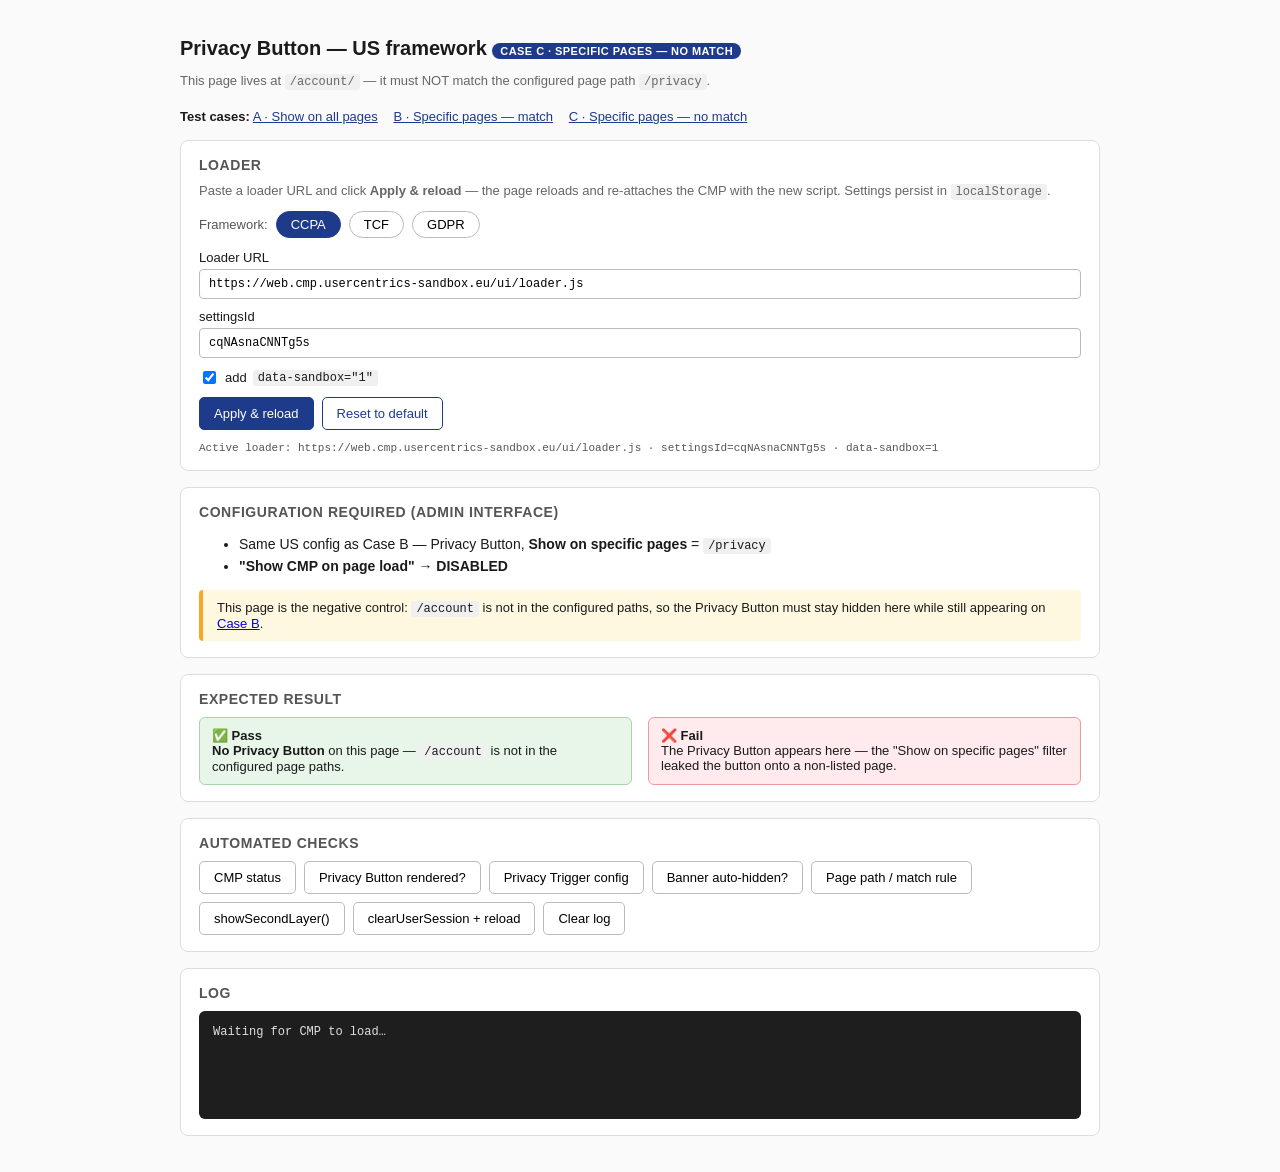
<file: account/index.html>
<!DOCTYPE html>
<html lang="en">
<head>
  <meta charset="UTF-8">
  <meta name="viewport" content="width=device-width,initial-scale=1">
  <title>Privacy Button — US framework (specific pages — NO MATCH)</title>
  <link rel="stylesheet" href="../style.css">
</head>
<body>
  <h1>Privacy Button — US framework <span class="case">Case C · Specific pages — NO MATCH</span></h1>
  <p class="sub">This page lives at <code>/account/</code> — it must NOT match the configured page path <code>/privacy</code>.</p>

  <nav>
    <strong>Test cases:</strong>
    <a href="../privacy-button-us.html">A · Show on all pages</a>
    <a href="../privacy/index.html">B · Specific pages — match</a>
    <a href="../account/index.html">C · Specific pages — no match</a>
  </nav>

  <div class="card">
    <h2>Loader</h2>
    <p class="sub" style="margin:0 0 12px">
      Paste a loader URL and click <strong>Apply &amp; reload</strong> — the page
      reloads and re-attaches the CMP with the new script. Settings persist in
      <code>localStorage</code>.
    </p>
    <div class="loader-panel" id="loader-panel"></div>
  </div>

  <div class="card">
    <h2>Configuration required (Admin Interface)</h2>
    <ul class="scenario">
      <li>Same US config as Case B — Privacy Button, <strong>Show on specific pages</strong> = <code>/privacy</code></li>
      <li><strong>"Show CMP on page load" → DISABLED</strong></li>
    </ul>
    <div class="note">
      This page is the negative control: <code>/account</code> is not in the configured
      paths, so the Privacy Button must stay hidden here while still appearing on
      <a href="../privacy/index.html">Case B</a>.
    </div>
  </div>

  <div class="card">
    <h2>Expected result</h2>
    <div class="expect">
      <div class="fix">
        <strong>✅ Pass</strong><br>
        <strong>No Privacy Button</strong> on this page — <code>/account</code> is not in
        the configured page paths.
      </div>
      <div class="bug">
        <strong>❌ Fail</strong><br>
        The Privacy Button appears here — the "Show on specific pages" filter
        leaked the button onto a non-listed page.
      </div>
    </div>
  </div>

  <div class="card">
    <h2>Automated checks</h2>
    <div class="toolbar" id="toolbar"></div>
  </div>

  <div class="card">
    <h2>Log</h2>
    <div id="result">Waiting for CMP to load…</div>
  </div>

  <script>
    window.UC_TEST_CASE = { name: 'Case C — Specific pages (NO MATCH /account)', expectPrivacyButton: false };
  </script>
  <script src="../cmp-test-kit.js"></script>
  <script>
    ucRenderLoaderPanel('#loader-panel');
    ucRenderToolbar('#toolbar', '#result');
  </script>
</body>
</html>
</file>
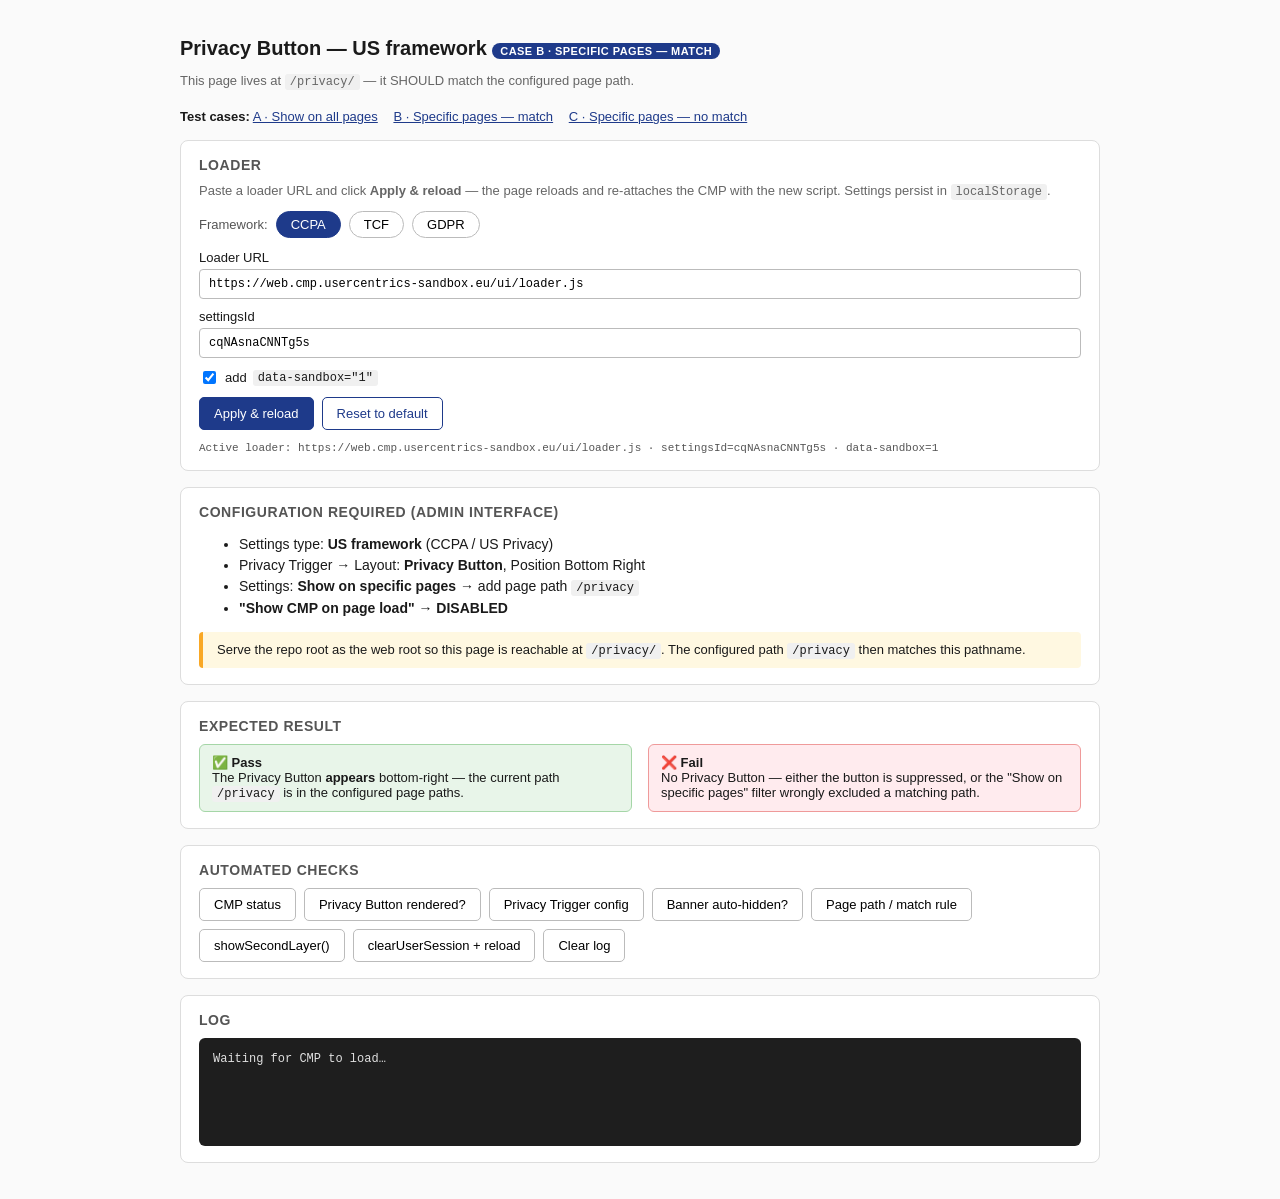
<file: privacy/index.html>
<!DOCTYPE html>
<html lang="en">
<head>
  <meta charset="UTF-8">
  <meta name="viewport" content="width=device-width,initial-scale=1">
  <title>Privacy Button — US framework (specific pages — MATCH)</title>
  <link rel="stylesheet" href="../style.css">
</head>
<body>
  <h1>Privacy Button — US framework <span class="case">Case B · Specific pages — MATCH</span></h1>
  <p class="sub">This page lives at <code>/privacy/</code> — it SHOULD match the configured page path.</p>

  <nav>
    <strong>Test cases:</strong>
    <a href="../privacy-button-us.html">A · Show on all pages</a>
    <a href="../privacy/index.html">B · Specific pages — match</a>
    <a href="../account/index.html">C · Specific pages — no match</a>
  </nav>

  <div class="card">
    <h2>Loader</h2>
    <p class="sub" style="margin:0 0 12px">
      Paste a loader URL and click <strong>Apply &amp; reload</strong> — the page
      reloads and re-attaches the CMP with the new script. Settings persist in
      <code>localStorage</code>.
    </p>
    <div class="loader-panel" id="loader-panel"></div>
  </div>

  <div class="card">
    <h2>Configuration required (Admin Interface)</h2>
    <ul class="scenario">
      <li>Settings type: <strong>US framework</strong> (CCPA / US Privacy)</li>
      <li>Privacy Trigger → Layout: <strong>Privacy Button</strong>, Position Bottom Right</li>
      <li>Settings: <strong>Show on specific pages</strong> → add page path <code>/privacy</code></li>
      <li><strong>"Show CMP on page load" → DISABLED</strong></li>
    </ul>
    <div class="note">
      Serve the repo root as the web root so this page is reachable at
      <code>/privacy/</code>. The configured path <code>/privacy</code> then matches this pathname.
    </div>
  </div>

  <div class="card">
    <h2>Expected result</h2>
    <div class="expect">
      <div class="fix">
        <strong>✅ Pass</strong><br>
        The Privacy Button <strong>appears</strong> bottom-right — the current path
        <code>/privacy</code> is in the configured page paths.
      </div>
      <div class="bug">
        <strong>❌ Fail</strong><br>
        No Privacy Button — either the button is suppressed, or the
        "Show on specific pages" filter wrongly excluded a matching path.
      </div>
    </div>
  </div>

  <div class="card">
    <h2>Automated checks</h2>
    <div class="toolbar" id="toolbar"></div>
  </div>

  <div class="card">
    <h2>Log</h2>
    <div id="result">Waiting for CMP to load…</div>
  </div>

  <script>
    window.UC_TEST_CASE = { name: 'Case B — Specific pages (MATCH /privacy)', expectPrivacyButton: true };
  </script>
  <script src="../cmp-test-kit.js"></script>
  <script>
    ucRenderLoaderPanel('#loader-panel');
    ucRenderToolbar('#toolbar', '#result');
  </script>
</body>
</html>
</file>
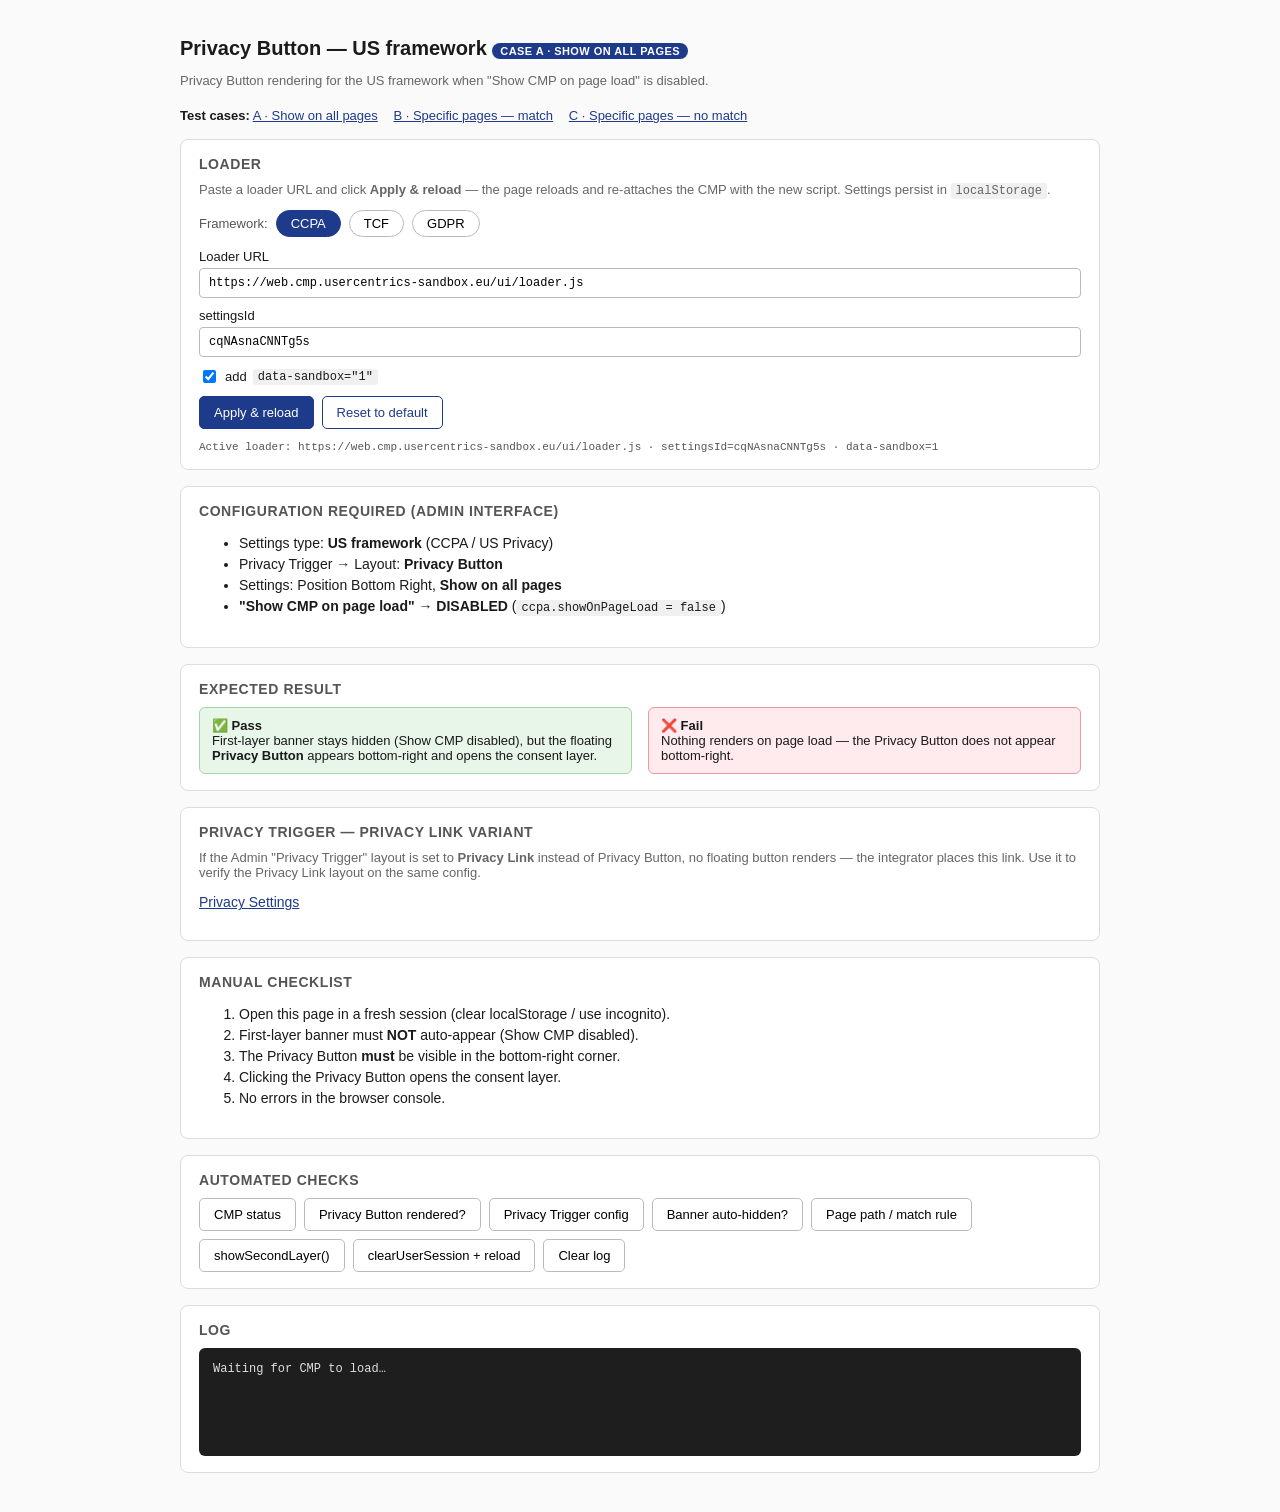
<file: privacy-button-us.html>
<!DOCTYPE html>
<html lang="en">
<head>
  <meta charset="UTF-8">
  <meta name="viewport" content="width=device-width,initial-scale=1">
  <title>Privacy Button — US framework (Show on all pages)</title>
  <link rel="stylesheet" href="style.css">
</head>
<body>
  <h1>Privacy Button — US framework <span class="case">Case A · Show on all pages</span></h1>
  <p class="sub">Privacy Button rendering for the US framework when "Show CMP on page load" is disabled.</p>

  <nav>
    <strong>Test cases:</strong>
    <a href="privacy-button-us.html">A · Show on all pages</a>
    <a href="privacy/index.html">B · Specific pages — match</a>
    <a href="account/index.html">C · Specific pages — no match</a>
  </nav>

  <div class="card">
    <h2>Loader</h2>
    <p class="sub" style="margin:0 0 12px">
      Paste a loader URL and click <strong>Apply &amp; reload</strong> — the page
      reloads and re-attaches the CMP with the new script. Settings persist in
      <code>localStorage</code>.
    </p>
    <div class="loader-panel" id="loader-panel"></div>
  </div>

  <div class="card">
    <h2>Configuration required (Admin Interface)</h2>
    <ul class="scenario">
      <li>Settings type: <strong>US framework</strong> (CCPA / US Privacy)</li>
      <li>Privacy Trigger → Layout: <strong>Privacy Button</strong></li>
      <li>Settings: Position Bottom Right, <strong>Show on all pages</strong></li>
      <li><strong>"Show CMP on page load" → DISABLED</strong> (<code>ccpa.showOnPageLoad = false</code>)</li>
    </ul>
  </div>

  <div class="card">
    <h2>Expected result</h2>
    <div class="expect">
      <div class="fix">
        <strong>✅ Pass</strong><br>
        First-layer banner stays hidden (Show CMP disabled), but the floating
        <strong>Privacy Button</strong> appears bottom-right and opens the consent layer.
      </div>
      <div class="bug">
        <strong>❌ Fail</strong><br>
        Nothing renders on page load — the Privacy Button does not appear bottom-right.
      </div>
    </div>
  </div>

  <div class="card">
    <h2>Privacy Trigger — Privacy Link variant</h2>
    <p class="sub" style="margin:0 0 8px">
      If the Admin "Privacy Trigger" layout is set to <strong>Privacy Link</strong> instead
      of Privacy Button, no floating button renders — the integrator places this link.
      Use it to verify the Privacy Link layout on the same config.
    </p>
    <p class="privacy-link">
      <a href="#" data-uc-privacy-link onclick="__ucCmp.showSecondLayer(); return false;">Privacy Settings</a>
    </p>
  </div>

  <div class="card">
    <h2>Manual checklist</h2>
    <ol class="scenario">
      <li>Open this page in a fresh session (clear localStorage / use incognito).</li>
      <li>First-layer banner must <strong>NOT</strong> auto-appear (Show CMP disabled).</li>
      <li>The Privacy Button <strong>must</strong> be visible in the bottom-right corner.</li>
      <li>Clicking the Privacy Button opens the consent layer.</li>
      <li>No errors in the browser console.</li>
    </ol>
  </div>

  <div class="card">
    <h2>Automated checks</h2>
    <div class="toolbar" id="toolbar"></div>
  </div>

  <div class="card">
    <h2>Log</h2>
    <div id="result">Waiting for CMP to load…</div>
  </div>

  <script>
    window.UC_TEST_CASE = { name: 'Case A — Show on all pages', expectPrivacyButton: true };
  </script>
  <script src="cmp-test-kit.js"></script>
  <script>
    ucRenderLoaderPanel('#loader-panel');
    ucRenderToolbar('#toolbar', '#result');
  </script>
</body>
</html>
</file>
<file: style.css>
body { font-family: -apple-system, Segoe UI, Roboto, sans-serif; padding: 24px; max-width: 920px; margin: 0 auto; background: #fafafa; color: #1a1a1a; }
h1 { font-size: 20px; margin-bottom: 4px; }
.sub { color: #666; font-size: 13px; margin-bottom: 20px; }
.case { display: inline-block; background: #1e3a8a; color: #fff; font-size: 11px; padding: 2px 8px; border-radius: 10px; text-transform: uppercase; letter-spacing: .04em; }
.card { background: #fff; border: 1px solid #ddd; border-radius: 8px; padding: 16px 18px; margin-bottom: 16px; }
.card h2 { font-size: 14px; text-transform: uppercase; color: #555; margin: 0 0 10px; letter-spacing: .04em; }
.note { background: #fff8e1; border-left: 4px solid #f9a825; padding: 10px 14px; font-size: 13px; border-radius: 4px; }
.scenario li { margin: 5px 0; font-size: 14px; }
code { background: #f0f0f0; padding: 1px 5px; border-radius: 3px; font-size: 12px; }
.toolbar { display: flex; flex-wrap: wrap; gap: 8px; }
button { padding: 8px 14px; cursor: pointer; font-size: 13px; border: 1px solid #bbb; border-radius: 5px; background: #fff; }
button:hover { background: #f2f2f2; }
#result { background: #1e1e1e; color: #e0e0e0; padding: 14px; border-radius: 6px; white-space: pre-wrap; min-height: 80px; font-size: 12px; font-family: monospace; }
.ok { color: #6cc06c; } .fail { color: #e57373; } .warn { color: #ffb74d; }
.expect { display: flex; gap: 16px; flex-wrap: wrap; }
.expect > div { flex: 1; min-width: 240px; padding: 10px 12px; border-radius: 6px; font-size: 13px; }
.expect .bug { background: #ffebee; border: 1px solid #ef9a9a; }
.expect .fix { background: #e8f5e9; border: 1px solid #a5d6a7; }
.privacy-link { font-size: 14px; }
.privacy-link a { color: #1e3a8a; }
nav { font-size: 13px; margin-bottom: 16px; }
nav a { margin-right: 12px; color: #1e3a8a; }
.loader-presets { display: flex; align-items: center; gap: 8px; margin-bottom: 12px; font-size: 13px; }
.loader-presets span { color: #555; }
.loader-presets .preset { padding: 5px 14px; border-radius: 14px; border: 1px solid #bbb; background: #fff; }
.loader-presets .preset.active { background: #1e3a8a; color: #fff; border-color: #1e3a8a; }
.loader-panel label { display: block; font-size: 13px; margin-bottom: 10px; }
.loader-panel input[type=text] { width: 100%; padding: 7px 9px; margin-top: 4px; font-family: monospace; font-size: 12px; border: 1px solid #bbb; border-radius: 4px; box-sizing: border-box; }
.loader-panel label.cb { display: flex; align-items: center; gap: 6px; }
.loader-panel label.cb code { margin: 0; }
.loader-actions { display: flex; gap: 8px; margin: 4px 0 12px; }
.loader-actions button { background: #1e3a8a; color: #fff; border-color: #1e3a8a; }
.loader-actions button:hover { background: #16306e; }
.loader-actions button:last-child { background: #fff; color: #1e3a8a; }
.loader-actions button:last-child:hover { background: #f2f2f2; }
.loader-active { font-family: monospace; font-size: 11px; color: #555; word-break: break-all; }
</file>
